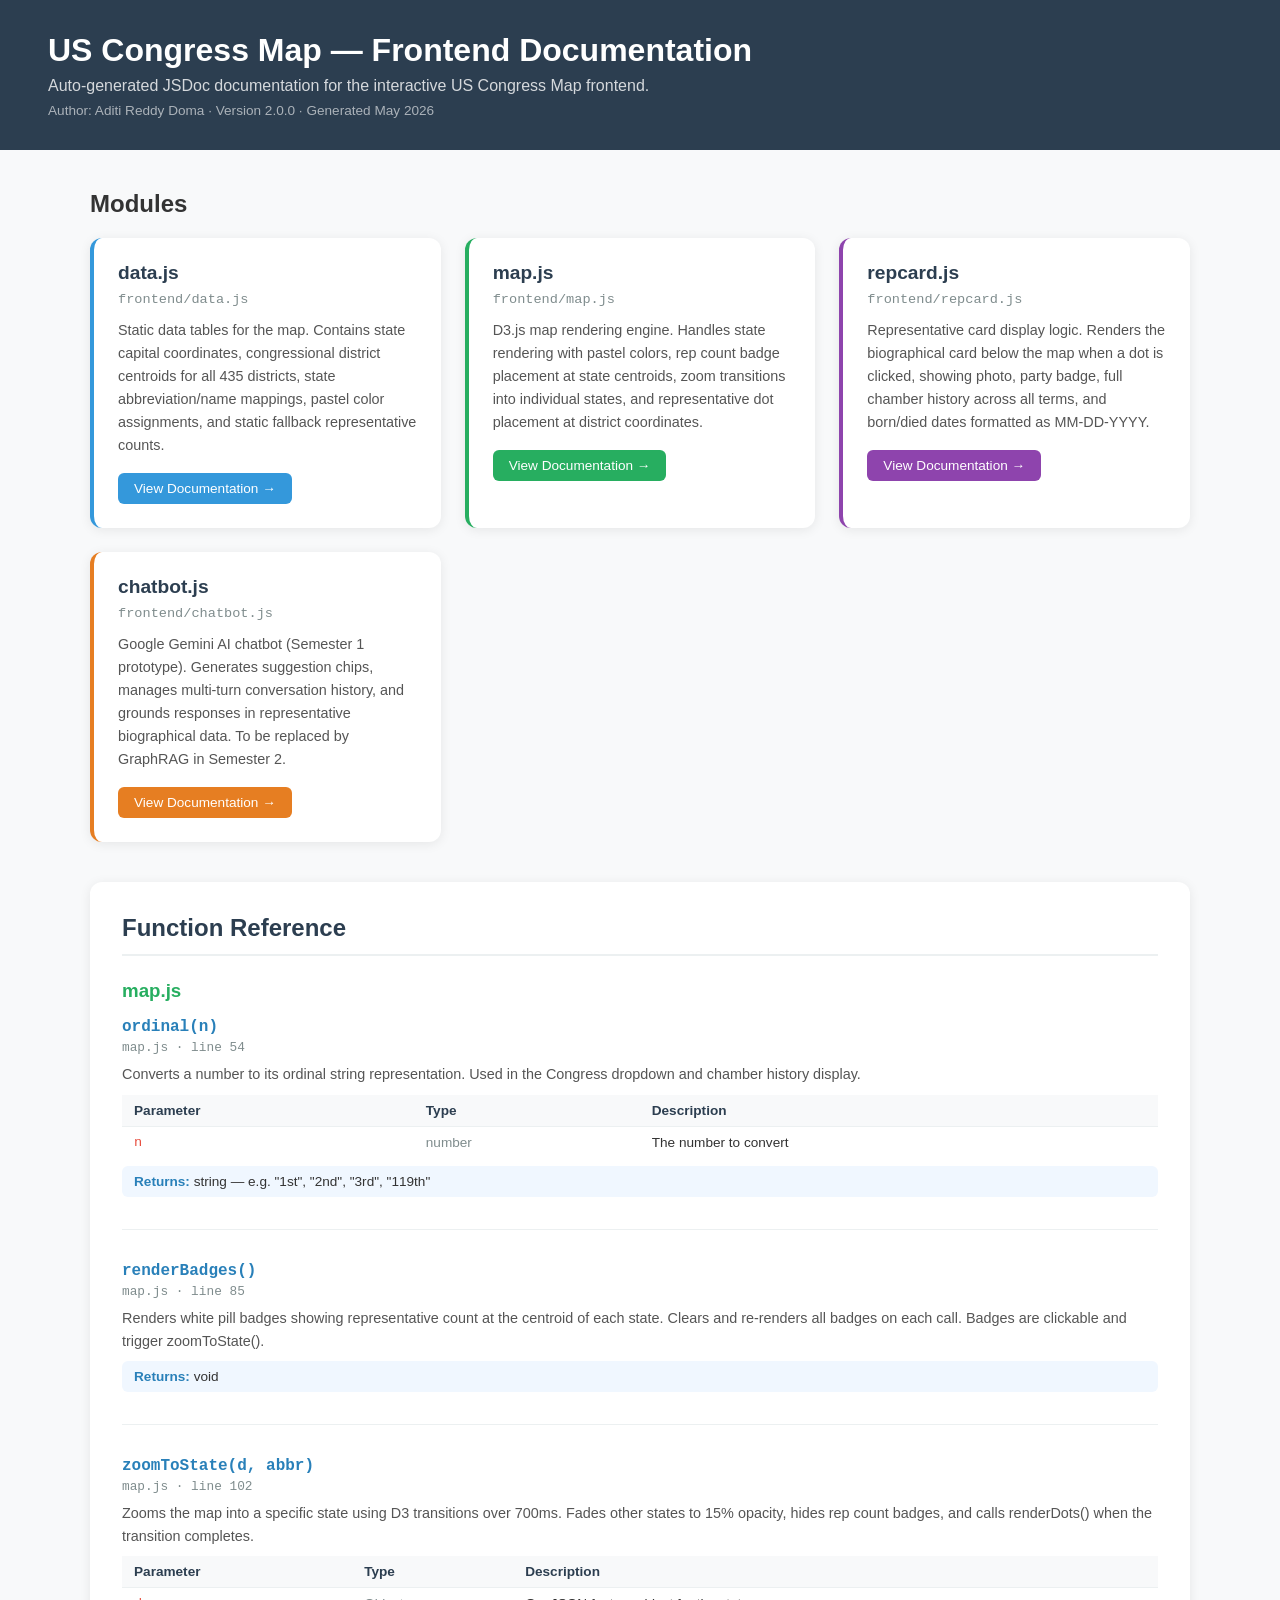
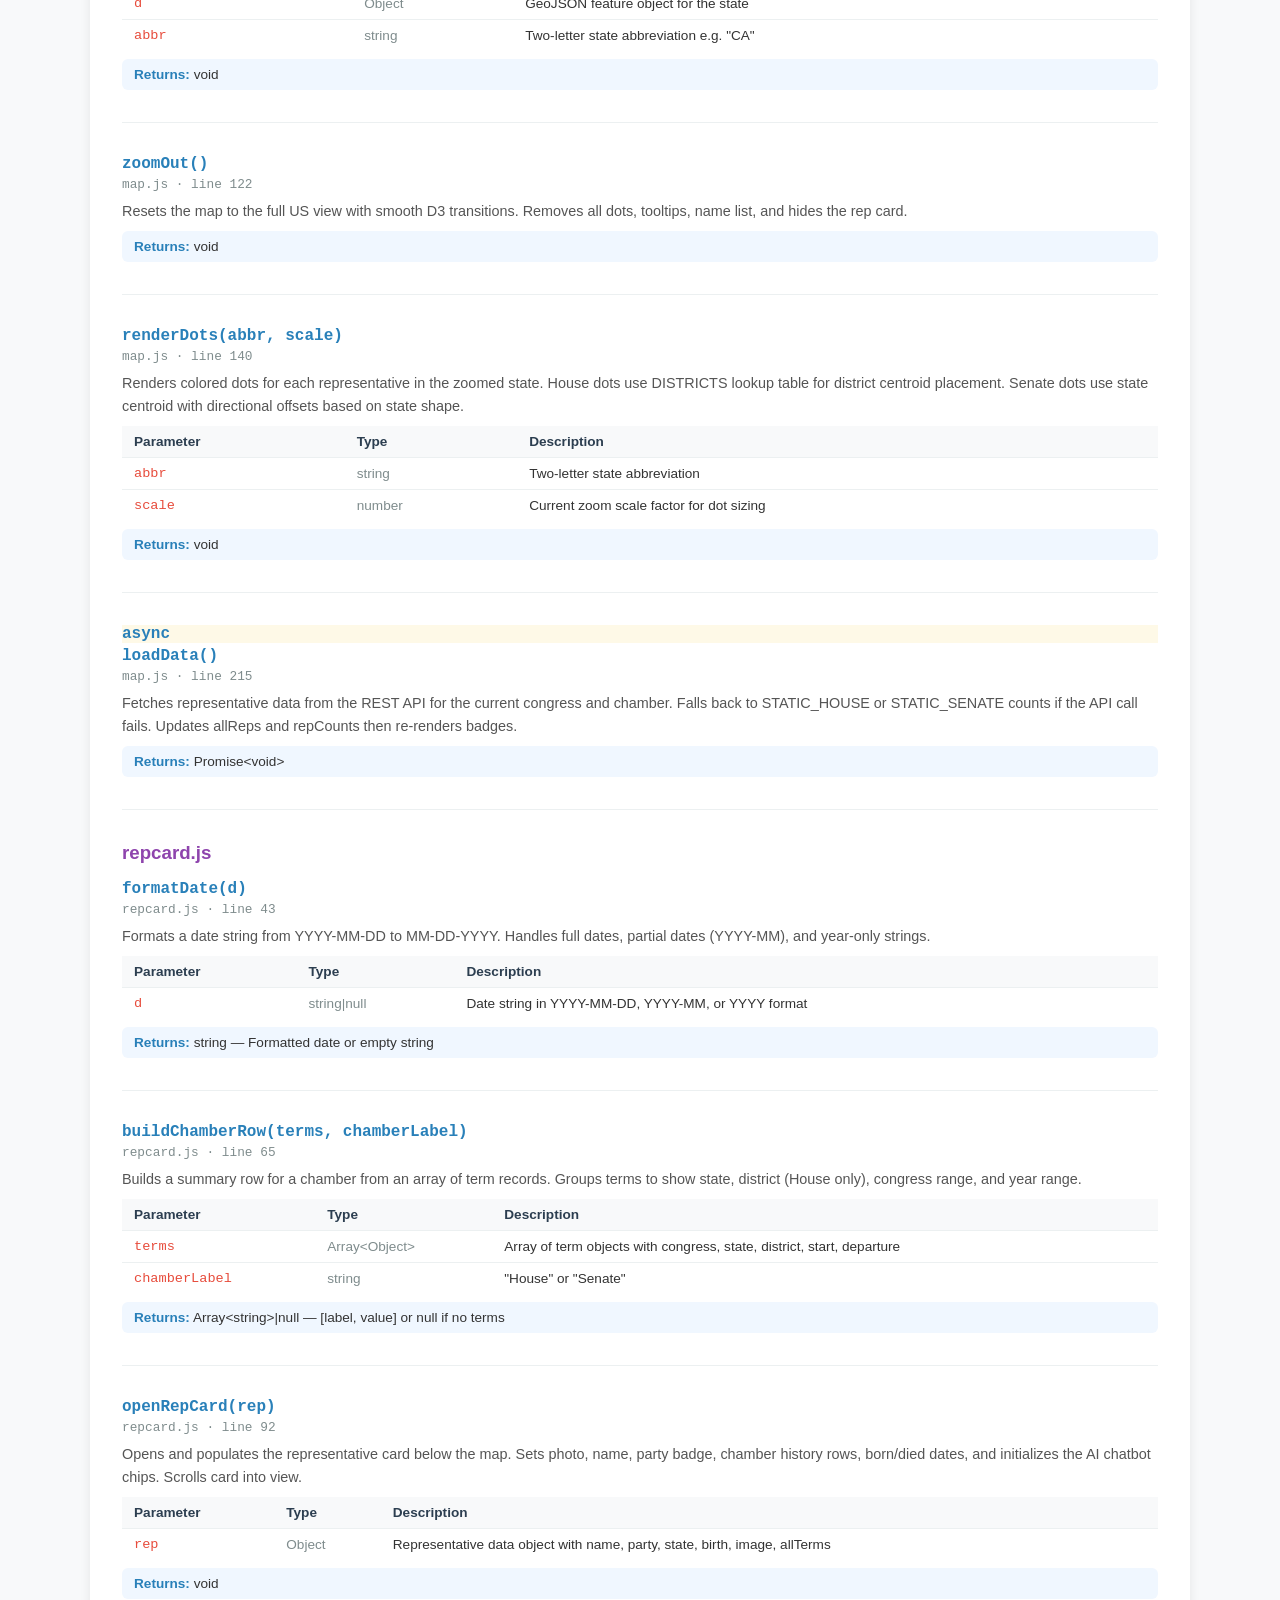
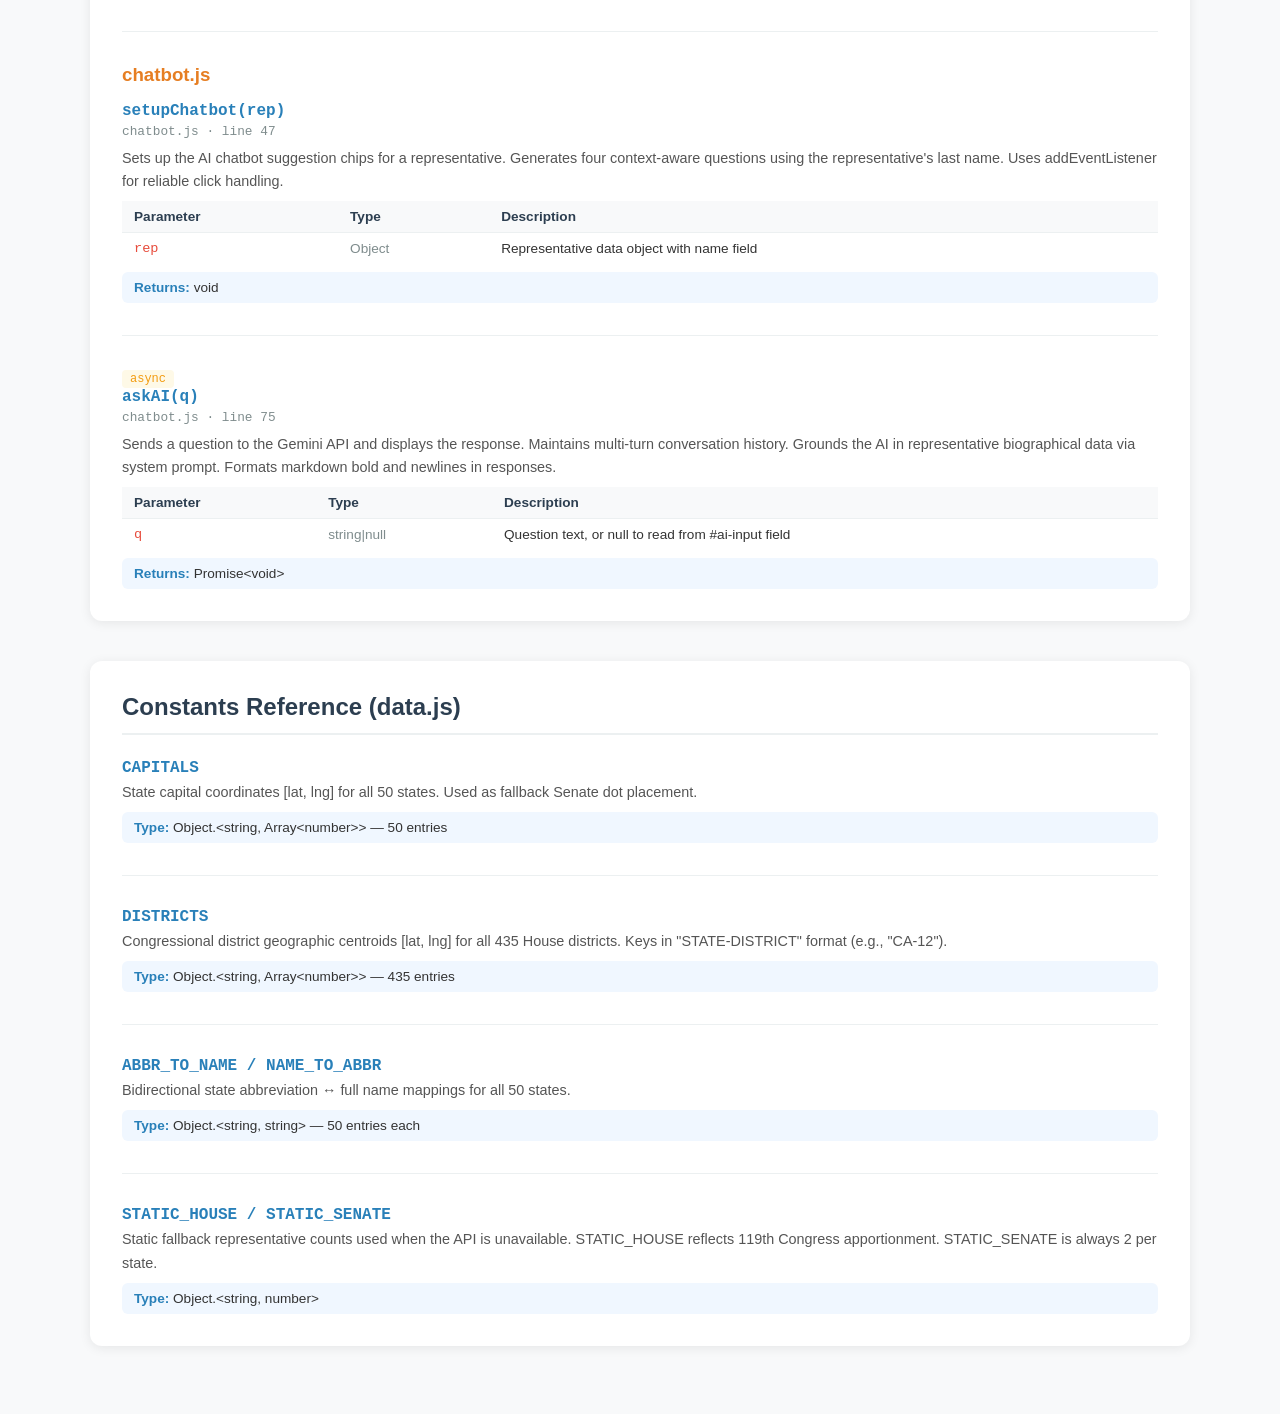
<file: doc/index.html>
<!DOCTYPE html>
<html lang="en">
<head>
<meta charset="UTF-8">
<meta name="viewport" content="width=device-width, initial-scale=1.0">
<title>US Congress Map — Frontend Documentation</title>
<style>
  body { font-family: -apple-system, BlinkMacSystemFont, 'Segoe UI', sans-serif; margin: 0; padding: 0; background: #f8f9fa; color: #333; }
  .header { background: #2c3e50; color: white; padding: 32px 48px; }
  .header h1 { margin: 0 0 8px; font-size: 2rem; }
  .header p { margin: 0; opacity: 0.8; font-size: 1rem; }
  .container { max-width: 1100px; margin: 40px auto; padding: 0 24px; }
  .module-grid { display: grid; grid-template-columns: repeat(auto-fit, minmax(300px, 1fr)); gap: 24px; margin-bottom: 40px; }
  .module-card { background: white; border-radius: 12px; box-shadow: 0 2px 12px rgba(0,0,0,0.08); padding: 24px; border-left: 4px solid #3498db; }
  .module-card h2 { margin: 0 0 8px; font-size: 1.2rem; color: #2c3e50; }
  .module-card .file { font-family: monospace; font-size: 0.85rem; color: #7f8c8d; margin-bottom: 12px; }
  .module-card p { margin: 0 0 16px; font-size: 0.9rem; line-height: 1.6; color: #555; }
  .module-card a { display: inline-block; background: #3498db; color: white; padding: 8px 16px; border-radius: 6px; text-decoration: none; font-size: 0.85rem; }
  .module-card a:hover { background: #2980b9; }
  .functions-section { background: white; border-radius: 12px; box-shadow: 0 2px 12px rgba(0,0,0,0.08); padding: 32px; margin-bottom: 40px; }
  .functions-section h2 { margin: 0 0 24px; color: #2c3e50; border-bottom: 2px solid #ecf0f1; padding-bottom: 12px; }
  .func { margin-bottom: 32px; padding-bottom: 32px; border-bottom: 1px solid #ecf0f1; }
  .func:last-child { border-bottom: none; margin-bottom: 0; padding-bottom: 0; }
  .func h3 { margin: 0 0 4px; font-family: monospace; font-size: 1rem; color: #2980b9; }
  .func .source { font-size: 0.8rem; color: #7f8c8d; margin-bottom: 8px; font-family: monospace; }
  .func p { margin: 0 0 8px; font-size: 0.9rem; color: #555; line-height: 1.6; }
  .param-table { width: 100%; border-collapse: collapse; font-size: 0.85rem; margin-top: 8px; }
  .param-table th { background: #f8f9fa; text-align: left; padding: 8px 12px; font-weight: 600; color: #2c3e50; }
  .param-table td { padding: 8px 12px; border-top: 1px solid #ecf0f1; vertical-align: top; }
  .param-table td:first-child { font-family: monospace; color: #e74c3c; }
  .param-table td:nth-child(2) { color: #7f8c8d; }
  .returns { background: #f0f7ff; border-radius: 6px; padding: 8px 12px; font-size: 0.85rem; margin-top: 8px; }
  .returns strong { color: #2980b9; }
  .tag { display: inline-block; background: #eaf4fb; color: #2980b9; border-radius: 4px; padding: 2px 8px; font-size: 0.75rem; font-family: monospace; margin-right: 4px; }
  .async-tag { background: #fef9e7; color: #f39c12; }
  h2.section { margin-top: 40px; }
</style>
</head>
<body>

<div class="header">
  <h1>US Congress Map — Frontend Documentation</h1>
  <p>Auto-generated JSDoc documentation for the interactive US Congress Map frontend.</p>
  <p style="margin-top:8px; font-size:0.85rem; opacity:0.6;">Author: Aditi Reddy Doma · Version 2.0.0 · Generated May 2026</p>
</div>

<div class="container">

  <!-- Module Overview -->
  <h2 class="section">Modules</h2>
  <div class="module-grid">

    <div class="module-card">
      <h2>data.js</h2>
      <div class="file">frontend/data.js</div>
      <p>Static data tables for the map. Contains state capital coordinates, congressional district centroids for all 435 districts, state abbreviation/name mappings, pastel color assignments, and static fallback representative counts.</p>
      <a href="data.html">View Documentation →</a>
    </div>

    <div class="module-card" style="border-left-color:#27ae60;">
      <h2>map.js</h2>
      <div class="file">frontend/map.js</div>
      <p>D3.js map rendering engine. Handles state rendering with pastel colors, rep count badge placement at state centroids, zoom transitions into individual states, and representative dot placement at district coordinates.</p>
      <a href="map.html" style="background:#27ae60;">View Documentation →</a>
    </div>

    <div class="module-card" style="border-left-color:#8e44ad;">
      <h2>repcard.js</h2>
      <div class="file">frontend/repcard.js</div>
      <p>Representative card display logic. Renders the biographical card below the map when a dot is clicked, showing photo, party badge, full chamber history across all terms, and born/died dates formatted as MM-DD-YYYY.</p>
      <a href="repcard.html" style="background:#8e44ad;">View Documentation →</a>
    </div>

    <div class="module-card" style="border-left-color:#e67e22;">
      <h2>chatbot.js</h2>
      <div class="file">frontend/chatbot.js</div>
      <p>Google Gemini AI chatbot (Semester 1 prototype). Generates suggestion chips, manages multi-turn conversation history, and grounds responses in representative biographical data. To be replaced by GraphRAG in Semester 2.</p>
      <a href="chatbot.html" style="background:#e67e22;">View Documentation →</a>
    </div>

  </div>

  <!-- Function Reference -->
  <div class="functions-section">
    <h2>Function Reference</h2>

    <!-- map.js functions -->
    <h3 style="color:#27ae60; margin-bottom:16px;">map.js</h3>

    <div class="func">
      <h3>ordinal(n)</h3>
      <div class="source">map.js · line 54</div>
      <p>Converts a number to its ordinal string representation. Used in the Congress dropdown and chamber history display.</p>
      <table class="param-table">
        <tr><th>Parameter</th><th>Type</th><th>Description</th></tr>
        <tr><td>n</td><td>number</td><td>The number to convert</td></tr>
      </table>
      <div class="returns"><strong>Returns:</strong> string — e.g. "1st", "2nd", "3rd", "119th"</div>
    </div>

    <div class="func">
      <h3>renderBadges()</h3>
      <div class="source">map.js · line 85</div>
      <p>Renders white pill badges showing representative count at the centroid of each state. Clears and re-renders all badges on each call. Badges are clickable and trigger zoomToState().</p>
      <div class="returns"><strong>Returns:</strong> void</div>
    </div>

    <div class="func">
      <h3>zoomToState(d, abbr)</h3>
      <div class="source">map.js · line 102</div>
      <p>Zooms the map into a specific state using D3 transitions over 700ms. Fades other states to 15% opacity, hides rep count badges, and calls renderDots() when the transition completes.</p>
      <table class="param-table">
        <tr><th>Parameter</th><th>Type</th><th>Description</th></tr>
        <tr><td>d</td><td>Object</td><td>GeoJSON feature object for the state</td></tr>
        <tr><td>abbr</td><td>string</td><td>Two-letter state abbreviation e.g. "CA"</td></tr>
      </table>
      <div class="returns"><strong>Returns:</strong> void</div>
    </div>

    <div class="func">
      <h3>zoomOut()</h3>
      <div class="source">map.js · line 122</div>
      <p>Resets the map to the full US view with smooth D3 transitions. Removes all dots, tooltips, name list, and hides the rep card.</p>
      <div class="returns"><strong>Returns:</strong> void</div>
    </div>

    <div class="func">
      <h3>renderDots(abbr, scale)</h3>
      <div class="source">map.js · line 140</div>
      <p>Renders colored dots for each representative in the zoomed state. House dots use DISTRICTS lookup table for district centroid placement. Senate dots use state centroid with directional offsets based on state shape.</p>
      <table class="param-table">
        <tr><th>Parameter</th><th>Type</th><th>Description</th></tr>
        <tr><td>abbr</td><td>string</td><td>Two-letter state abbreviation</td></tr>
        <tr><td>scale</td><td>number</td><td>Current zoom scale factor for dot sizing</td></tr>
      </table>
      <div class="returns"><strong>Returns:</strong> void</div>
    </div>

    <div class="func">
      <h3 class="async-tag">async</h3>
      <h3>loadData()</h3>
      <div class="source">map.js · line 215</div>
      <p>Fetches representative data from the REST API for the current congress and chamber. Falls back to STATIC_HOUSE or STATIC_SENATE counts if the API call fails. Updates allReps and repCounts then re-renders badges.</p>
      <div class="returns"><strong>Returns:</strong> Promise&lt;void&gt;</div>
    </div>

    <!-- repcard.js functions -->
    <h3 style="color:#8e44ad; margin:32px 0 16px;">repcard.js</h3>

    <div class="func">
      <h3>formatDate(d)</h3>
      <div class="source">repcard.js · line 43</div>
      <p>Formats a date string from YYYY-MM-DD to MM-DD-YYYY. Handles full dates, partial dates (YYYY-MM), and year-only strings.</p>
      <table class="param-table">
        <tr><th>Parameter</th><th>Type</th><th>Description</th></tr>
        <tr><td>d</td><td>string|null</td><td>Date string in YYYY-MM-DD, YYYY-MM, or YYYY format</td></tr>
      </table>
      <div class="returns"><strong>Returns:</strong> string — Formatted date or empty string</div>
    </div>

    <div class="func">
      <h3>buildChamberRow(terms, chamberLabel)</h3>
      <div class="source">repcard.js · line 65</div>
      <p>Builds a summary row for a chamber from an array of term records. Groups terms to show state, district (House only), congress range, and year range.</p>
      <table class="param-table">
        <tr><th>Parameter</th><th>Type</th><th>Description</th></tr>
        <tr><td>terms</td><td>Array&lt;Object&gt;</td><td>Array of term objects with congress, state, district, start, departure</td></tr>
        <tr><td>chamberLabel</td><td>string</td><td>"House" or "Senate"</td></tr>
      </table>
      <div class="returns"><strong>Returns:</strong> Array&lt;string&gt;|null — [label, value] or null if no terms</div>
    </div>

    <div class="func">
      <h3>openRepCard(rep)</h3>
      <div class="source">repcard.js · line 92</div>
      <p>Opens and populates the representative card below the map. Sets photo, name, party badge, chamber history rows, born/died dates, and initializes the AI chatbot chips. Scrolls card into view.</p>
      <table class="param-table">
        <tr><th>Parameter</th><th>Type</th><th>Description</th></tr>
        <tr><td>rep</td><td>Object</td><td>Representative data object with name, party, state, birth, image, allTerms</td></tr>
      </table>
      <div class="returns"><strong>Returns:</strong> void</div>
    </div>

    <!-- chatbot.js functions -->
    <h3 style="color:#e67e22; margin:32px 0 16px;">chatbot.js</h3>

    <div class="func">
      <h3>setupChatbot(rep)</h3>
      <div class="source">chatbot.js · line 47</div>
      <p>Sets up the AI chatbot suggestion chips for a representative. Generates four context-aware questions using the representative's last name. Uses addEventListener for reliable click handling.</p>
      <table class="param-table">
        <tr><th>Parameter</th><th>Type</th><th>Description</th></tr>
        <tr><td>rep</td><td>Object</td><td>Representative data object with name field</td></tr>
      </table>
      <div class="returns"><strong>Returns:</strong> void</div>
    </div>

    <div class="func">
      <span class="tag async-tag">async</span>
      <h3>askAI(q)</h3>
      <div class="source">chatbot.js · line 75</div>
      <p>Sends a question to the Gemini API and displays the response. Maintains multi-turn conversation history. Grounds the AI in representative biographical data via system prompt. Formats markdown bold and newlines in responses.</p>
      <table class="param-table">
        <tr><th>Parameter</th><th>Type</th><th>Description</th></tr>
        <tr><td>q</td><td>string|null</td><td>Question text, or null to read from #ai-input field</td></tr>
      </table>
      <div class="returns"><strong>Returns:</strong> Promise&lt;void&gt;</div>
    </div>

  </div>

  <!-- Constants Reference -->
  <div class="functions-section">
    <h2>Constants Reference (data.js)</h2>

    <div class="func">
      <h3>CAPITALS</h3>
      <p>State capital coordinates [lat, lng] for all 50 states. Used as fallback Senate dot placement.</p>
      <div class="returns"><strong>Type:</strong> Object.&lt;string, Array&lt;number&gt;&gt; — 50 entries</div>
    </div>

    <div class="func">
      <h3>DISTRICTS</h3>
      <p>Congressional district geographic centroids [lat, lng] for all 435 House districts. Keys in "STATE-DISTRICT" format (e.g., "CA-12").</p>
      <div class="returns"><strong>Type:</strong> Object.&lt;string, Array&lt;number&gt;&gt; — 435 entries</div>
    </div>

    <div class="func">
      <h3>ABBR_TO_NAME / NAME_TO_ABBR</h3>
      <p>Bidirectional state abbreviation ↔ full name mappings for all 50 states.</p>
      <div class="returns"><strong>Type:</strong> Object.&lt;string, string&gt; — 50 entries each</div>
    </div>

    <div class="func">
      <h3>STATIC_HOUSE / STATIC_SENATE</h3>
      <p>Static fallback representative counts used when the API is unavailable. STATIC_HOUSE reflects 119th Congress apportionment. STATIC_SENATE is always 2 per state.</p>
      <div class="returns"><strong>Type:</strong> Object.&lt;string, number&gt;</div>
    </div>

  </div>

</div>
</body>
</html>
</file>
